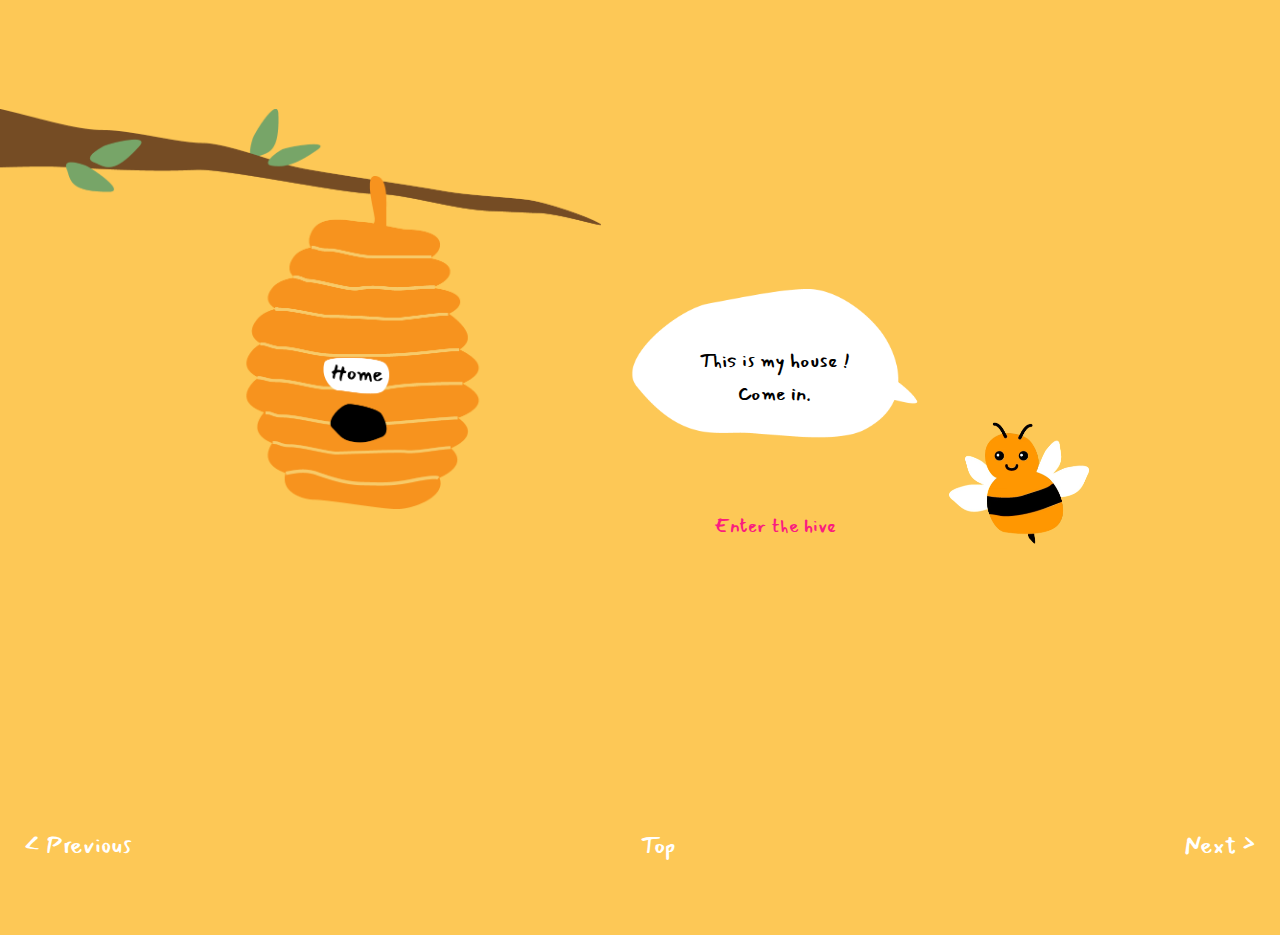
<file: step01 12.12.53.html>
<!DOCTYPE html>
<html lang="en" dir="ltr">
  <head>
    <meta charset="utf-8">
    <title>This is a site about bees </title>
    <link rel="stylesheet" href="css/reset.css">
    <link rel="stylesheet" href="css/typo.css">
    <link rel="stylesheet" href="css/master.css">

    <style>
      article {
        display: flex;
        flex: 1;
        height: 80vh;
        max-height: 80vh;
      }

      #ruche {
        margin-top: 10vh;
      }

      #bubble {
        position: relative;
        margin-top: 30vh;
        margin-left: 30px;

      }

      #bubble-text {
        position: absolute;
        top: 60px;
        left: 0;
        right: 0;
        display: flex;
        align-items: center;
        justify-content: center;
        font-size: 20px;

      }

      #hey {
        margin-bottom: 10px;
      }

      #barnabee {
        position: absolute;
        bottom: 0;
        right: 0;
        margin-bottom: 120px;
        margin-left: 0;
        margin-right: -260px;
      }

      #follow {
        display: flex;
        justify-content: center;
        margin-top: 70px;
      }
    </style>
  </head>
  <body>
    <h1>

<article>
  <div id="ruche">
    <img src="images/laruche.png" height="400vh">
  </div>
  <div id="bubble">
    <img src="css/images/bubble.png" height="150px">
  <div id="bubble-text">
    <center>
      <p id="hey">This is my house !</p>
      <p>Come in. </p>
    </center>
  </div>
    <video id="barnabee" width="320" height="240" autoplay muted loop>
      <source src="medias/barnabee.webm" type="video/webm">
      Your browser does not support the video tag.
    </video>
      <a id="follow" href="step02.html"> Enter the hive</a>
    </h1>
  </div>
</article>

<footer>
  <nav>
    <ul>
      <li><a href="index.html"> < Previous</a></li>
      <li><a href="#">Top</a></li>
      <li><a href="step02.html">Next > </a></li>

    </ul>
  </nav>
</footer>
  </body>
</html>
</file>
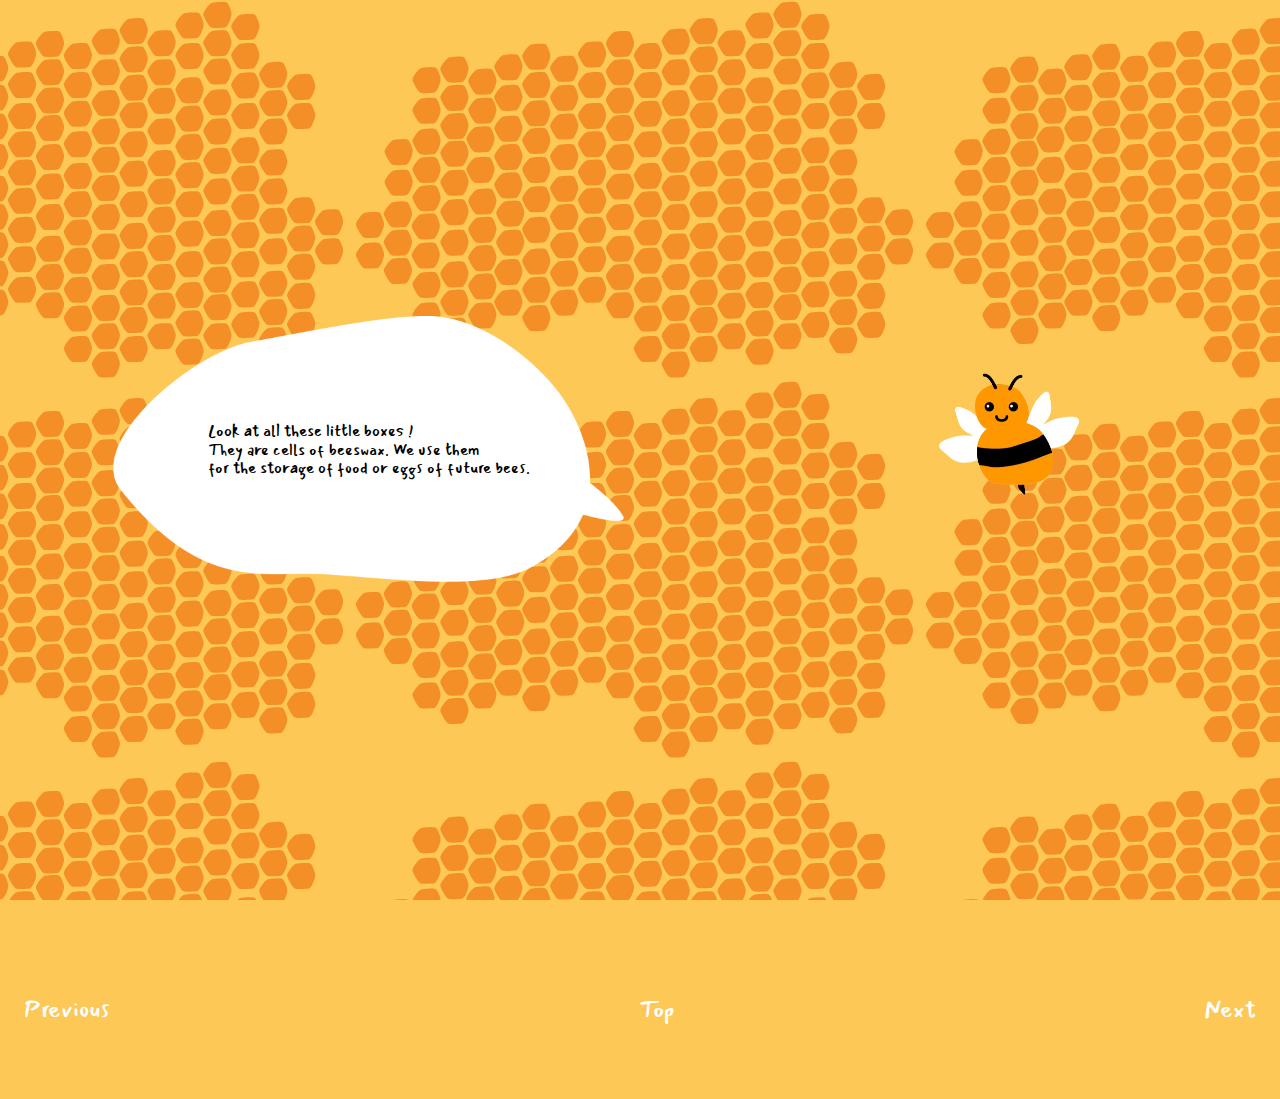
<file: step02 12.12.53.html>
<!DOCTYPE html>
<html lang="en" dir="ltr">
  <head>
    <meta charset="utf-8">
    <title>This is a site about bees </title>
    <link rel="stylesheet" href="css/reset.css">
    <link rel="stylesheet" href="css/typo.css">
    <link rel="stylesheet" href="css/master.css">
<body>
<!--    <style>

    article {
      display: flex;
      flex:1;
      align-items: center;
      justify-content: center;
      flex-direction: column;
      max-height: 80vh;
    }

    #bubble {
      position: absolute;
      margin-top: 0vh;
      margin-left: 200px;
      z-index:2


    }
    #ruche {
      margin-top: 30vh;
      position: absolute;
      z-index:1
    }

    #bubble-text {
      position: absolute;
      top: 60px;
      left: 0;
      right: 0;
      display: flex;
      align-items: center;
      justify-content: center;
      font-size: 20px;
      z-index:3
    }

    #barnabee {
      position: absolute;
      bottom: 150px;
      right: 0;
    }

#step1{

  position: relative;
  top: 530px;
  left: 0;
  display: flex;
  align-items: center;
  justify-content: center;
  font-size: 20px;
}


</style> -->
  </head>
  <body>
    <article>
<!--      <div id="bubble">
        <img src="images/bubble.png"
             height="170px">
      </div> -->
      <div class="bubble-text">
            <p class="bubble-text-content">Look at all these little boxes ! <br>
          They are cells of beeswax. We use them <br>
          for the storage of food or eggs of future bees. </p>


<!--      <div id="ruche">
          <img src="images/ruche.png"
            height="600px">
-->
        <video id="barnabee" width="320" height="240" autoplay muted loop>
          <source src="medias/barnabee.webm" type="video/webm">
                Your browser does not support the video tag.
        </video>

      </div>
      </div>

<h1>
</h1>
</article>

<footer>
<nav>
  <ul>
    <li><a href="step01.html">Previous</a></li>
    <li><a href="index.html">Top</a></li>
    <li><a href="step03.html">Next</a></li>

  </ul>
</nav>
</footer>
  </body>
</html>
</file>
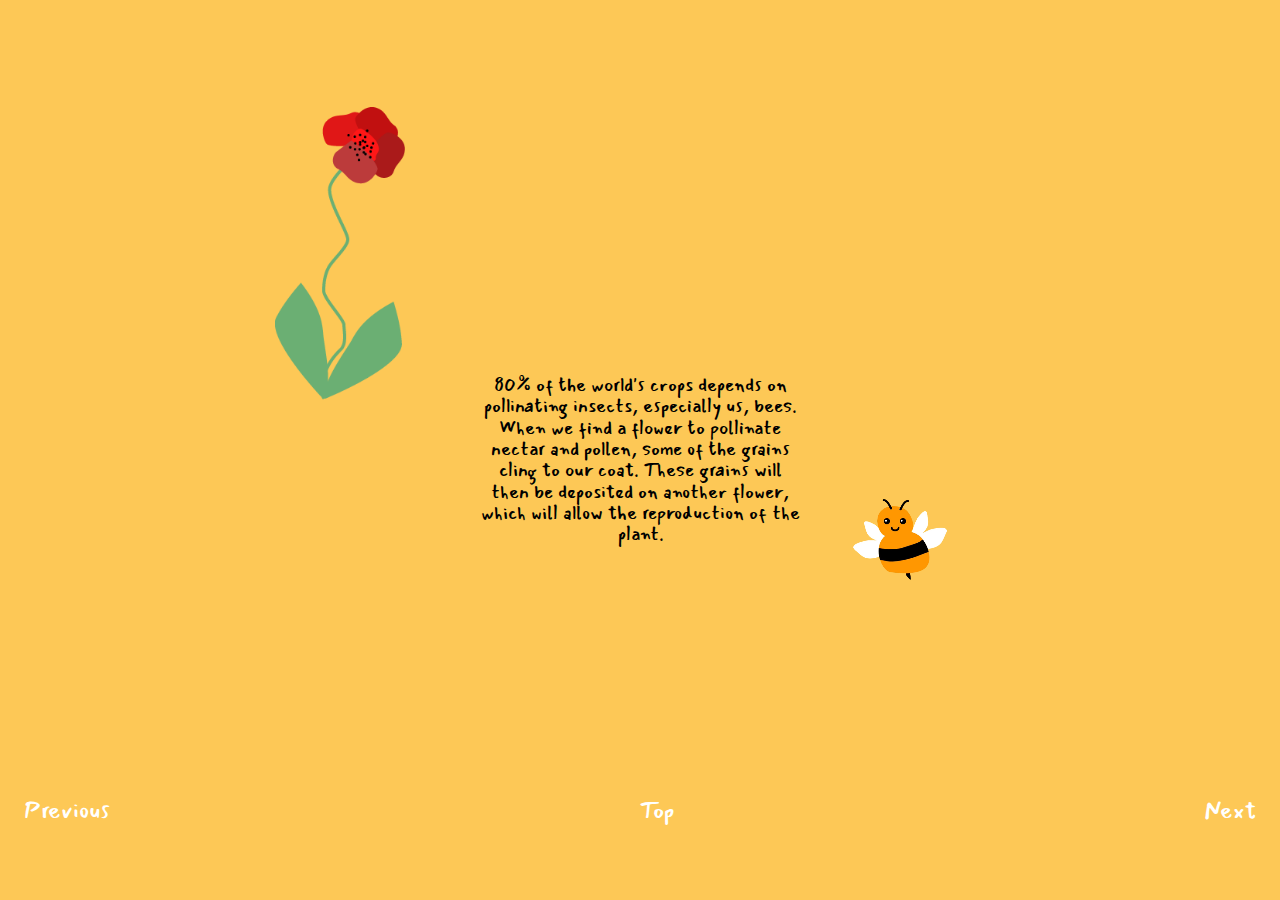
<file: step03 12.12.53.html>
<!DOCTYPE html>
<html lang="en" dir="ltr">
  <head>
    <meta charset="utf-8">
    <title>This is a site about bees </title>
    <link rel="stylesheet" href="css/reset.css">
    <link rel="stylesheet" href="css/typo.css">
    <link rel="stylesheet" href="css/master.css">
  </head>
  <body>

    <style>

    article {
      display: flex;
      flex:1;
      align-items: center;
      justify-content: center;
      flex-direction: column;
      max-height: 80vh;
    }

    #barnabee {
      position: absolute;
      bottom: 230px;
      right: 300px;
    }

    #flower

    {
      margin-top: 100vh;
  margin-right: 600px;
    }

    #text {

      margin-bottom: 110vh;
    }

</style>

<article class="">
  <h1>
    <div id="flower">
      <img src="images/flower.png" height="300vh">
    </div>
    <video id="barnabee" width="160" height="240" autoplay muted loop>
      <source src="medias/barnabee.webm" type="video/webm">
            Your browser does not support the video tag.
      </video>
</h1>


  <h2 id="text"> <center>80% of the world's crops depends on pollinating insects, especially us, bees.  When we find a flower to pollinate nectar and pollen, some of the grains cling to our coat. These grains will then be deposited on another flower, which will allow the reproduction of the plant. </center></h2>

</article>

<footer>
<nav>
  <ul>
    <li><a href="step02.html">Previous</a></li>
    <li><a href="index.html">Top</a></li>
    <li><a href="step04.html">Next</a></li>

  </ul>
</nav>
</footer>
  </body>
</html>
</file>
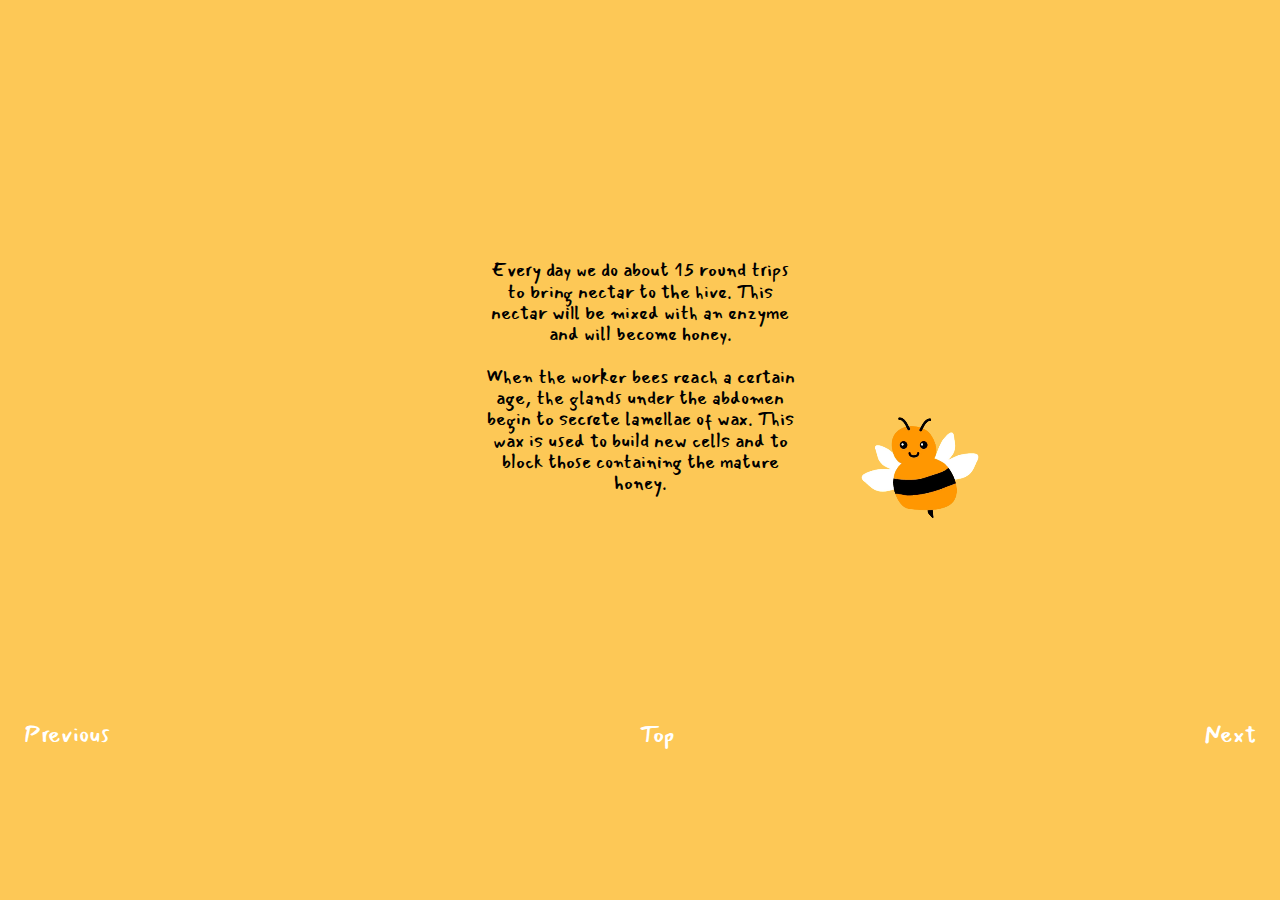
<file: step04 12.12.53.html>
<!DOCTYPE html>
<html lang="en" dir="ltr">
  <head>
    <meta charset="utf-8">
    <title>This is a site about bees </title>
    <link rel="stylesheet" href="css/reset.css">
    <link rel="stylesheet" href="css/typo.css">
    <link rel="stylesheet" href="css/master.css">
  </head>
  <body>

    <style>

    article {
      display: flex;
      flex:1;
      align-items: center;
      justify-content: center;
      flex-direction: column;
      max-height: 80vh;
    }

    #barnabee {
      position: absolute;
      bottom: 300px;
      right: 260px;
    }

#text {

  margin-top: 25vh;
}
    </style>

<article class="">
  <h1>

    <video id="barnabee" width="200" height="240" autoplay muted loop>
      <source src="medias/barnabee.webm" type="video/webm">
            Your browser does not support the video tag.
      </video>
</h1>

 <h2 id="text"> <center> <p>Every day we do about 15 round trips to bring nectar to the hive. This nectar will be mixed with an enzyme and will become honey.<br> <br> When the worker bees reach a certain age, the glands under the abdomen begin to secrete lamellae of wax. This wax is used to build new cells and to block those containing the mature honey. </p>
</center>   <h2/>

</article>

<footer>
<nav>
  <ul>
    <li><a href="step03.html">Previous</a></li>
    <li><a href="index.html">Top</a></li>
    <li><a href="step05.html">Next</a></li>

  </ul>
</nav>
</footer>
  </body>
</html>
</file>
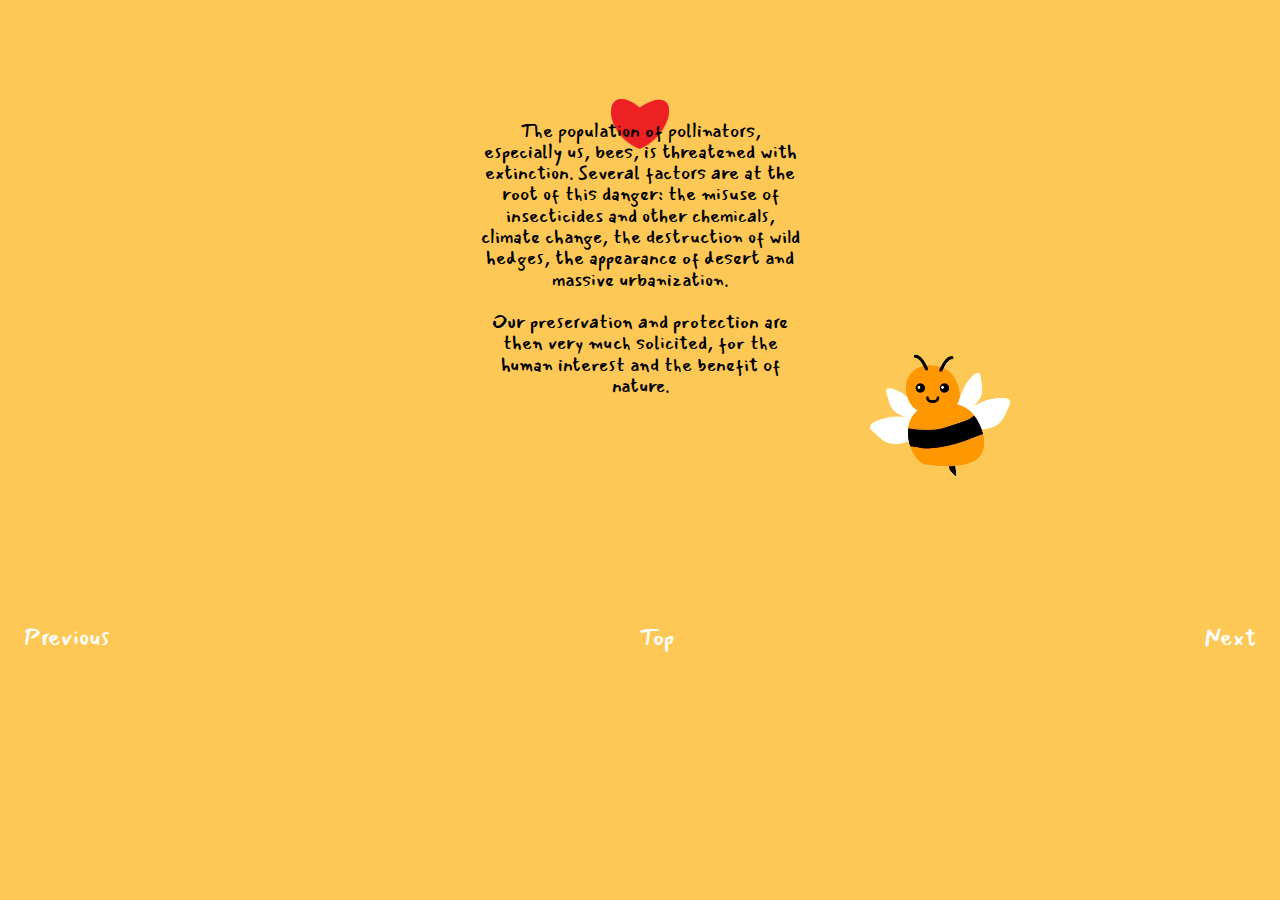
<file: step05 12.12.53.html>
<!DOCTYPE html>
<html lang="en" dir="ltr">
  <head>
    <meta charset="utf-8">
    <title>This is a site about bees </title>
    <link rel="stylesheet" href="css/reset.css">
    <link rel="stylesheet" href="css/typo.css">
    <link rel="stylesheet" href="css/master.css">
  </head>
  <body>

    <style>

    article {
      display: flex;
      flex:1;
      align-items: center;
      justify-content: center;
      flex-direction: column;
      max-height: 80vh;
    }

    #barnabee {
      position: absolute;
      bottom: 350px;
      right: 180px;
    }

    #heart{

      margin-top: 80px;
    }

    </style>

<article class="">
  <h1>
    <div id="heart">
      <img src="images/heart.png"
        height="50px">

      </div>

    <video id="barnabee" width="320" height="240" autoplay muted loop>
      <source src="medias/barnabee.webm" type="video/webm">
            Your browser does not support the video tag.
      </video>
</h1>

 <h2> <center> <p>The population of pollinators, especially us, bees, is threatened with extinction. Several factors are at the root of this danger: the misuse of insecticides and other chemicals, climate change, the destruction of wild hedges, the appearance of desert and massive urbanization.  <br />  <br />Our preservation and protection are then very much solicited, for the human interest and the benefit of nature. </p>
</center>   <h2/>

</article>

<footer>
<nav>
  <ul>
    <li><a href="step04.html">Previous</a></li>
    <li><a href="index.html">Top</a></li>
    <li><a href="index.html">Next</a></li>

  </ul>
</nav>
</footer>
  </body>
</html>
</file>
<file: css/typo.css>
@import url('https://fonts.googleapis.com/css?family=Poppins:400');
@import url('https://fonts.googleapis.com/css?family=Mansalva&display=swap');
@import url('https://fonts.googleapis.com/css?family=Quicksand&display=swap');


h1, h2, h3, h4, h5 {
  margin: 2.75rem 0 1rem;
  font-weight: 400;
  line-height: 1.15;
  }

h1 {
  font-family: 'Mansalva', cursive;
  align: center;
  margin-top: 0;
  font-size: 1em;
  }

h2 {
  font-family: 'Mansalva', cursive;
  font-size: 1.157em;
  text-align: justify;
  margin-left: 30rem;
  margin-right: 30rem;
  }

h3{
  font-family: 'Quicksand', sans-serif;
  font-size: 1.157em;
  text-align: justify;
  margin-left: 30rem;
  margin-right: 30rem;
}

h4{

  margin-left: 30rem;
}

footer{

  font-family: 'Mansalva', cursive;

}
</file>
<file: css/master.css>
body{
  background-color: rgb(253,200,86);
}

header{
  background: rgb(253,200,86);
  min-height: 1vh;
}

article{
  min-height: 60vh;
}

footer{
  background: rgb(253,200,86);
  min-height: 20vh;
  display: flex;
  align-items: center;
}




nav {
  width: 100%;
}

nav ul{

  display: flex;
  justify-content: space-between;
}

nav a {
  color : #fff;
  padding: 1em;
  font-size: 1.5em;
  text-decoration:none;

}



h1 {
    margin-top: 1em;
    font-size: 1.209em;
    align-items: center;

  }

  h2{

    align-items: center;
    margin-top: -50px;
    margin-bottom: 100px;
  }

  a {
    color: #FA1D7F;
    text-decoration:none;



}
  video {

  }


  .bubble-text {
      font-family: 'Mansalva', cursive;
      font-weight: 400;
      line-height: 1.15;
      background: url('images/ruche.png') top center;
      display: flex;
      justify-content: space-around;
      align-items: center;
      min-height: 100vh;
  }

.bubble-text-content {
    background: url('images/bubble.png') ;
    background-size: cover;
    width: 420px;
    height: 172px ;
    padding: 3em;
    display: flex;
    align-items: center;
    justify-content: center;
}
</file>
